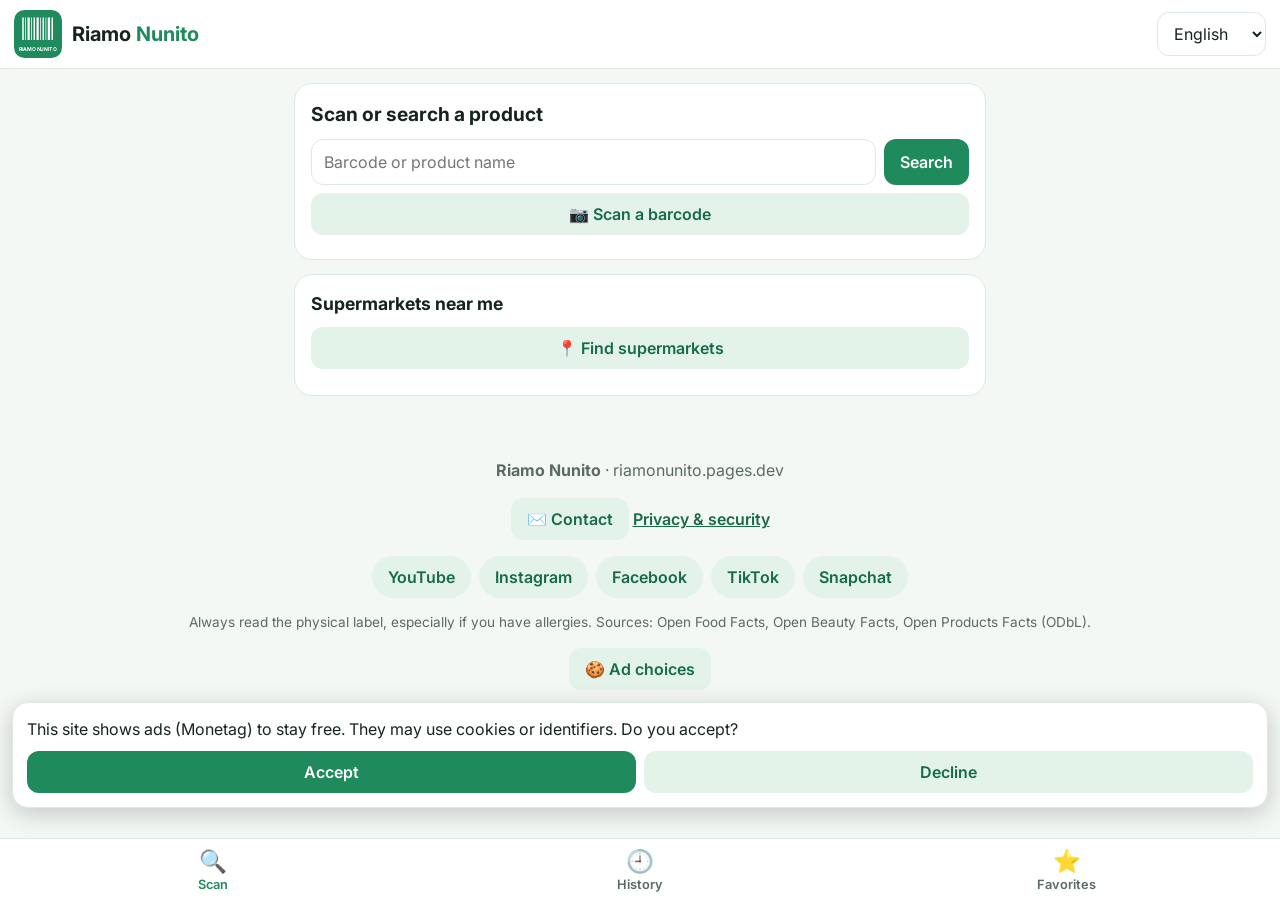
<file: index.html>
<!DOCTYPE html>
<html lang="fr" dir="ltr">
<head>
<meta name="monetag" content="2c09733f7f352ac1663fbd824d2937a5">
<meta charset="utf-8">
<meta name="viewport" content="width=device-width,initial-scale=1">
<title>Riamo Nunito</title>
<meta name="description" content="Nutri-Score, additifs, allergènes et meilleures alternatives.">
<meta name="theme-color" content="#1f8a5b">
<link rel="manifest" href="/manifest.webmanifest">
<link rel="icon" href="/icon-192.png">
<link rel="apple-touch-icon" href="/icon-192.png">
<link rel="preconnect" href="https://fonts.googleapis.com">
<link rel="preconnect" href="https://fonts.gstatic.com" crossorigin>
<link href="https://fonts.googleapis.com/css2?family=Inter:wght@400;600;700&display=swap" rel="stylesheet">
<link rel="stylesheet" href="/style.css">
</head>
<body>
<header class="top">
<div class="brand">
<svg class="logo" viewBox="0 0 64 64" aria-hidden="true"><rect width="64" height="64" rx="14" fill="#1f8a5b"/><g fill="#fff"><rect x="11" y="10" width="2" height="30"/><rect x="15" y="10" width="1" height="30"/><rect x="18" y="10" width="3" height="30"/><rect x="23" y="10" width="1" height="30"/><rect x="26" y="10" width="2" height="30"/><rect x="30" y="10" width="3" height="30"/><rect x="35" y="10" width="1" height="30"/><rect x="38" y="10" width="2" height="30"/><rect x="42" y="10" width="1" height="30"/><rect x="45" y="10" width="3" height="30"/><rect x="50" y="10" width="2" height="30"/></g><text x="32" y="54" text-anchor="middle" font-size="7" font-weight="700" fill="#fff" textLength="50" lengthAdjust="spacingAndGlyphs">RIAMO NUNITO</text></svg>
<span>Riamo <b>Nunito</b></span>
</div>
<select id="lang" aria-label="Langue">
<option value="fr">Français</option>
<option value="en">English</option>
<option value="ar">العربية</option>
<option value="es">Español</option>
</select>
</header>
<main>
<div id="v-scan" class="view">
<section class="card">
<h1 data-i18n="title"></h1>
<div class="row">
<input id="q" type="search" inputmode="search" autocomplete="off" data-i18n-ph="ph">
<button id="go" class="btn" data-i18n="search"></button>
</div>
<button id="scan" class="btn alt"></button>
<video id="cam" playsinline muted hidden></video>
<p id="msg" class="msg" role="status"></p>
</section>
<section id="results" class="card" hidden></section>
<section id="product" hidden></section>
<section class="card">
<h2 data-i18n="storesTitle"></h2>
<button id="loc" class="btn alt" data-i18n="storesBtn"></button>
<ul id="stores" class="list"></ul>
</section>
</div>
<div id="v-hist" class="view" hidden>
<section class="card">
<h2 data-i18n="tabHist"></h2>
<ul id="histList" class="list"></ul>
<button id="histClear" class="btn alt" data-i18n="clear"></button>
</section>
</div>
<div id="v-fav" class="view" hidden>
<section class="card">
<h2 data-i18n="tabFav"></h2>
<ul id="favList" class="list"></ul>
</section>
</div>
</main>
<footer>
<p><b>Riamo Nunito</b> · riamonunito.pages.dev</p>
<nav class="soc">
<a href="https://www.youtube.com/@Riamonunito" target="_blank" rel="noopener noreferrer">YouTube</a>
<a href="https://www.instagram.com/riamonunito" target="_blank" rel="noopener noreferrer">Instagram</a>
<a href="https://www.facebook.com/share/1HiavQykJR/" target="_blank" rel="noopener noreferrer">Facebook</a>
<a href="https://www.tiktok.com/@riamo.nunito" target="_blank" rel="noopener noreferrer">TikTok</a>
<a href="https://www.snapchat.com/add/riamonunito" target="_blank" rel="noopener noreferrer">Snapchat</a>
</nav>
<p class="small" data-i18n="credits"></p>
</footer>
<nav class="tabs">
<button id="tab-scan" class="on"><span>🔍</span><i data-i18n="tabScan"></i></button>
<button id="tab-hist"><span>🕘</span><i data-i18n="tabHist"></i></button>
<button id="tab-fav"><span>⭐</span><i data-i18n="tabFav"></i></button>
</nav>
<script src="/i18n.js" charset="utf-8"></script>
<script src="/i18n-extra.js" charset="utf-8"></script>
<script src="/i18n-extra2.js" charset="utf-8"></script>
<script src="/config.js" charset="utf-8"></script>
<script src="/app.js" charset="utf-8"></script>
<script src="/contact.js" charset="utf-8"></script>
<script src="/consent.js" charset="utf-8"></script>
<script src="/pwa.js" charset="utf-8"></script>
</body>
</html>
</file>
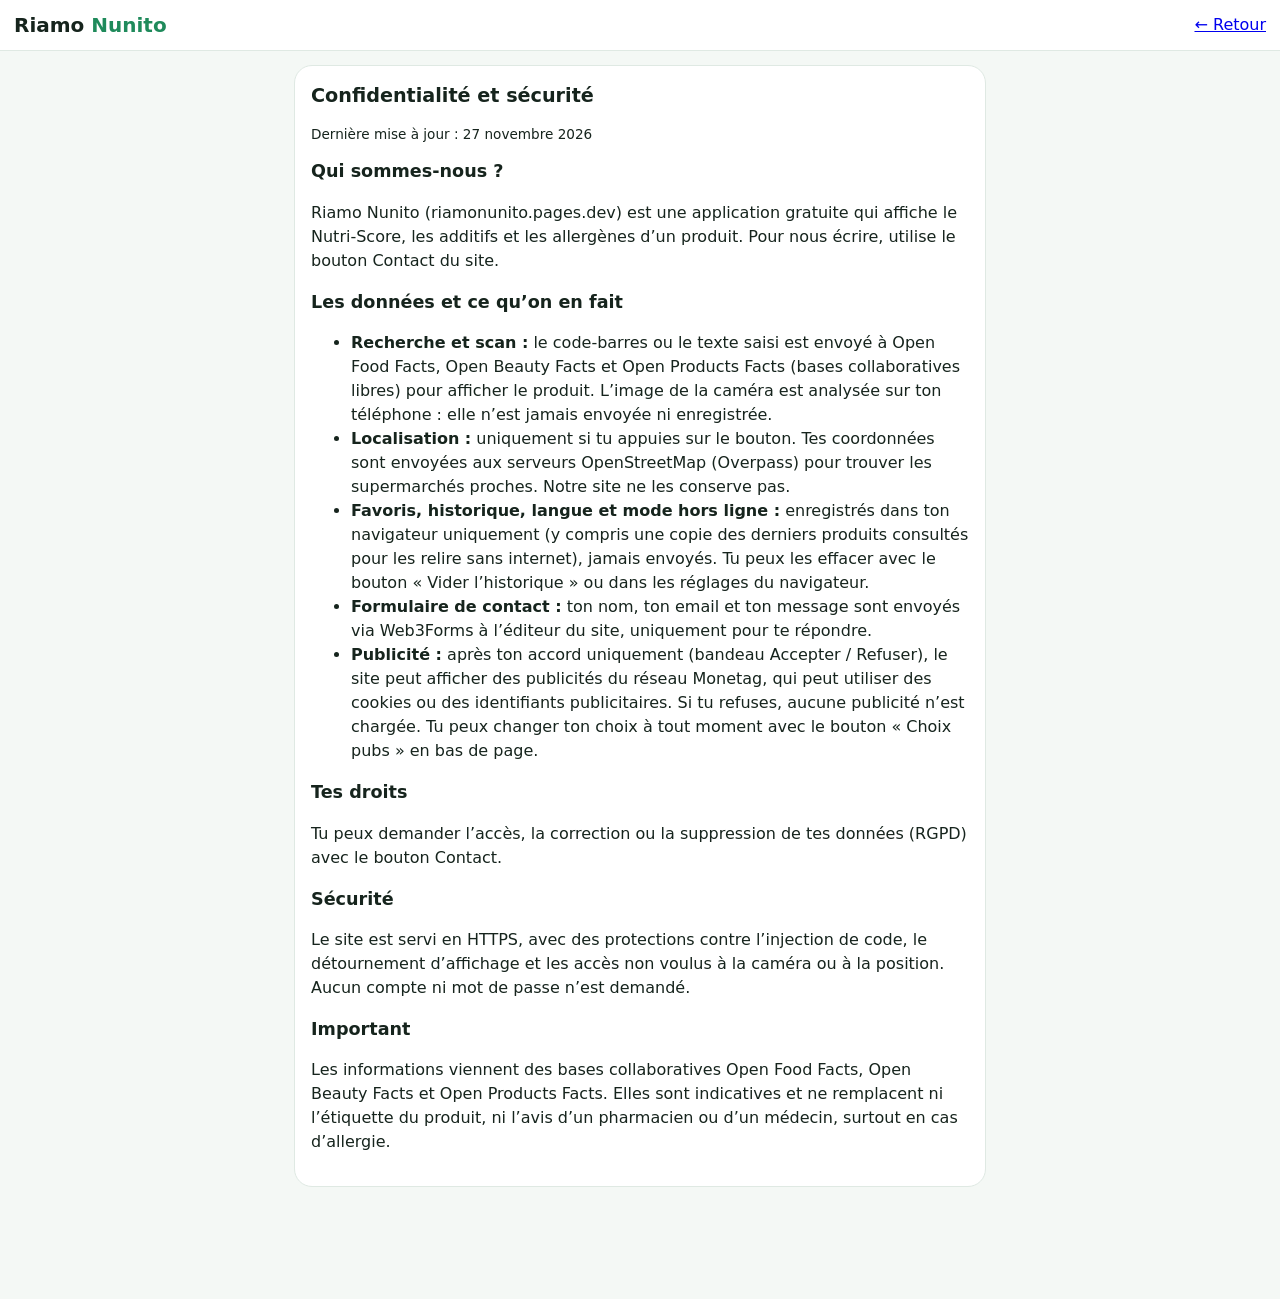
<file: confidentialite.html>
<!DOCTYPE html>
<html lang="fr">
<head>
<meta charset="utf-8">
<meta name="viewport" content="width=device-width,initial-scale=1">
<title>Confidentialité et sécurité · Riamo Nunito</title>
<link rel="icon" href="/icon-192.png">
<link rel="stylesheet" href="/style.css">
</head>
<body>
<header class="top"><div class="brand"><span>Riamo <b>Nunito</b></span></div><a href="/">← Retour</a></header>
<main>
<section class="card">
<h1>Confidentialité et sécurité</h1>
<p class="small">Dernière mise à jour : 27 novembre 2026</p>
<h2>Qui sommes-nous ?</h2>
<p>Riamo Nunito (riamonunito.pages.dev) est une application gratuite qui affiche le Nutri-Score, les additifs et les allergènes d’un produit. Pour nous écrire, utilise le bouton Contact du site.</p>
<h2>Les données et ce qu’on en fait</h2>
<ul>
<li><b>Recherche et scan :</b> le code-barres ou le texte saisi est envoyé à Open Food Facts, Open Beauty Facts et Open Products Facts (bases collaboratives libres) pour afficher le produit. L’image de la caméra est analysée sur ton téléphone : elle n’est jamais envoyée ni enregistrée.</li>
<li><b>Localisation :</b> uniquement si tu appuies sur le bouton. Tes coordonnées sont envoyées aux serveurs OpenStreetMap (Overpass) pour trouver les supermarchés proches. Notre site ne les conserve pas.</li>
<li><b>Favoris, historique, langue et mode hors ligne :</b> enregistrés dans ton navigateur uniquement (y compris une copie des derniers produits consultés pour les relire sans internet), jamais envoyés. Tu peux les effacer avec le bouton « Vider l’historique » ou dans les réglages du navigateur.</li>
<li><b>Formulaire de contact :</b> ton nom, ton email et ton message sont envoyés via Web3Forms à l’éditeur du site, uniquement pour te répondre.</li>
<li><b>Publicité :</b> après ton accord uniquement (bandeau Accepter / Refuser), le site peut afficher des publicités du réseau Monetag, qui peut utiliser des cookies ou des identifiants publicitaires. Si tu refuses, aucune publicité n’est chargée. Tu peux changer ton choix à tout moment avec le bouton « Choix pubs » en bas de page.</li>
</ul>
<h2>Tes droits</h2>
<p>Tu peux demander l’accès, la correction ou la suppression de tes données (RGPD) avec le bouton Contact.</p>
<h2>Sécurité</h2>
<p>Le site est servi en HTTPS, avec des protections contre l’injection de code, le détournement d’affichage et les accès non voulus à la caméra ou à la position. Aucun compte ni mot de passe n’est demandé.</p>
<h2>Important</h2>
<p>Les informations viennent des bases collaboratives Open Food Facts, Open Beauty Facts et Open Products Facts. Elles sont indicatives et ne remplacent ni l’étiquette du produit, ni l’avis d’un pharmacien ou d’un médecin, surtout en cas d’allergie.</p>
</section>
</main>
</body>
</html>
</file>
<file: style.css>
@charset "utf-8";
:root{--g:#1f8a5b;--gd:#176b46;--bg:#f4f8f5;--tx:#16241d;--mu:#5b6b62;--bd:#dfe9e3}
*{box-sizing:border-box}
[hidden]{display:none!important}
body{margin:0;background:var(--bg);color:var(--tx);font:16px/1.5 Inter,system-ui,sans-serif}
.top{display:flex;align-items:center;justify-content:space-between;gap:8px;padding:10px 14px;background:#fff;border-bottom:1px solid var(--bd);position:sticky;top:0;z-index:5}
.brand{display:flex;align-items:center;gap:10px;font-size:1.25rem;font-weight:700}
.brand b{color:var(--g)}
.logo{width:48px;height:48px}
select,input{font:inherit;padding:10px 12px;border:1px solid var(--bd);border-radius:12px;background:#fff;color:var(--tx)}
main{max-width:720px;margin:0 auto;padding:14px}
.card{background:#fff;border:1px solid var(--bd);border-radius:18px;padding:16px;margin-bottom:14px}
h1{font-size:1.2rem;margin:0 0 10px}
h2{font-size:1.1rem;margin:0 0 10px}
.row{display:flex;gap:8px;margin-bottom:8px}
.row input{flex:1;min-width:0}
.btn{border:0;border-radius:12px;padding:11px 16px;background:var(--g);color:#fff;font:600 1rem Inter,sans-serif;cursor:pointer}
.btn.alt{background:#e3f3ea;color:var(--gd);width:100%}
video{width:100%;border-radius:14px;margin-top:10px;background:#000}
.msg{color:var(--mu);margin:8px 0 0}
.err{color:#c0392b}
.head{display:flex;gap:14px;align-items:center}
.head img{width:96px;height:96px;object-fit:contain;border-radius:12px;border:1px solid var(--bd)}
.badges{display:flex;flex-wrap:wrap;gap:8px;margin:12px 0}
.badge{padding:6px 12px;border-radius:999px;font-weight:700;color:#fff;background:#888}
.ns-a{background:#038141}
.ns-b{background:#85bb2f}
.ns-c{background:#fecb02;color:#333}
.ns-d{background:#ee8100}
.ns-e{background:#e63e11}
.verdict{padding:12px;border-radius:12px;font-weight:600;margin:8px 0}
.v-bad{background:#fde8e4;color:#9b2c1a}
.v-ok{background:#e3f3ea;color:var(--gd)}
.v-mid{background:#fff4d6;color:#7a5a00}
table{width:100%;border-collapse:collapse}
td{padding:7px 0;border-bottom:1px solid var(--bd)}
td:last-child{text-align:end;font-weight:600}
.list{list-style:none;padding:0;margin:10px 0 0}
.list li{padding:10px 0;border-bottom:1px solid var(--bd);display:flex;gap:10px;align-items:center;justify-content:space-between}
.list a{color:var(--gd);font-weight:600;text-decoration:none}
.alt-item{display:flex;gap:10px;align-items:center;cursor:pointer}
.alt-item img{width:56px;height:56px;object-fit:contain}
.tag{font-size:.8rem;background:#e3f3ea;color:var(--gd);padding:2px 8px;border-radius:999px}
footer{text-align:center;padding:18px 14px 28px;color:var(--mu)}
.soc{display:flex;flex-wrap:wrap;gap:8px;justify-content:center;margin:10px 0}
.soc a{background:#e3f3ea;color:var(--gd);font-weight:600;text-decoration:none;padding:9px 16px;border-radius:999px}
.small{font-size:.85rem}
body{padding-bottom:84px}
body>button{bottom:84px!important}
.tabs{position:fixed;left:0;right:0;bottom:0;display:flex;background:#fff;border-top:1px solid var(--bd);z-index:6;padding-bottom:env(safe-area-inset-bottom,0)}
.tabs button{flex:1;border:0;background:none;padding:8px 4px;color:var(--mu);font:600 .8rem Inter,sans-serif;display:flex;flex-direction:column;align-items:center;gap:2px;cursor:pointer}
.tabs button span{font-size:1.4rem}
.tabs i{font-style:normal}
.tabs button.on{color:var(--g)}
.star{border:0;background:none;font-size:2rem;color:#e0a800;cursor:pointer;margin-inline-start:auto}
.scale{display:flex;gap:4px;margin:12px 0;align-items:center}
.sc{width:32px;height:32px;display:grid;place-items:center;color:#fff;font-weight:700;border-radius:8px;opacity:.35}
.sc.on{opacity:1;transform:scale(1.25);margin:0 4px}
.chips{display:flex;flex-wrap:wrap;gap:8px;margin:8px 0}
.chip{background:#e3f3ea;color:var(--gd);font-weight:600;text-decoration:none;padding:7px 14px;border-radius:999px;font-size:.9rem}
li.err{color:#c0392b;display:block}
.btn[disabled]{opacity:.6}
textarea{font:inherit;width:100%;padding:10px 12px;border:1px solid var(--bd);border-radius:12px;background:#fff;color:var(--tx)}
#contact input,#contact textarea{width:100%;margin-bottom:10px}
.hp{position:absolute;left:-9999px;width:1px;height:1px;opacity:0}
h3{font-size:1rem;margin:14px 0 4px}
h4{font-size:.95rem;margin:12px 0 0}
footer a{color:var(--gd);font-weight:600}
.consent{position:fixed;left:12px;right:12px;bottom:92px;z-index:9;background:#fff;border:1px solid var(--bd);border-radius:16px;padding:14px;box-shadow:0 6px 24px rgba(0,0,0,.2)}
.consent p{margin:0 0 10px}
.consent div{display:flex;gap:8px}
.consent .btn{flex:1;width:auto}
footer .btn.alt{width:auto}
.verdict{display:flex;align-items:center}
.vlogo{width:28px;height:28px;border-radius:6px;margin-inline-end:10px;flex:none}
#offline{position:fixed;top:0;left:0;right:0;z-index:20;background:#c0392b;color:#fff;text-align:center;padding:6px;font-weight:600}
</file>
